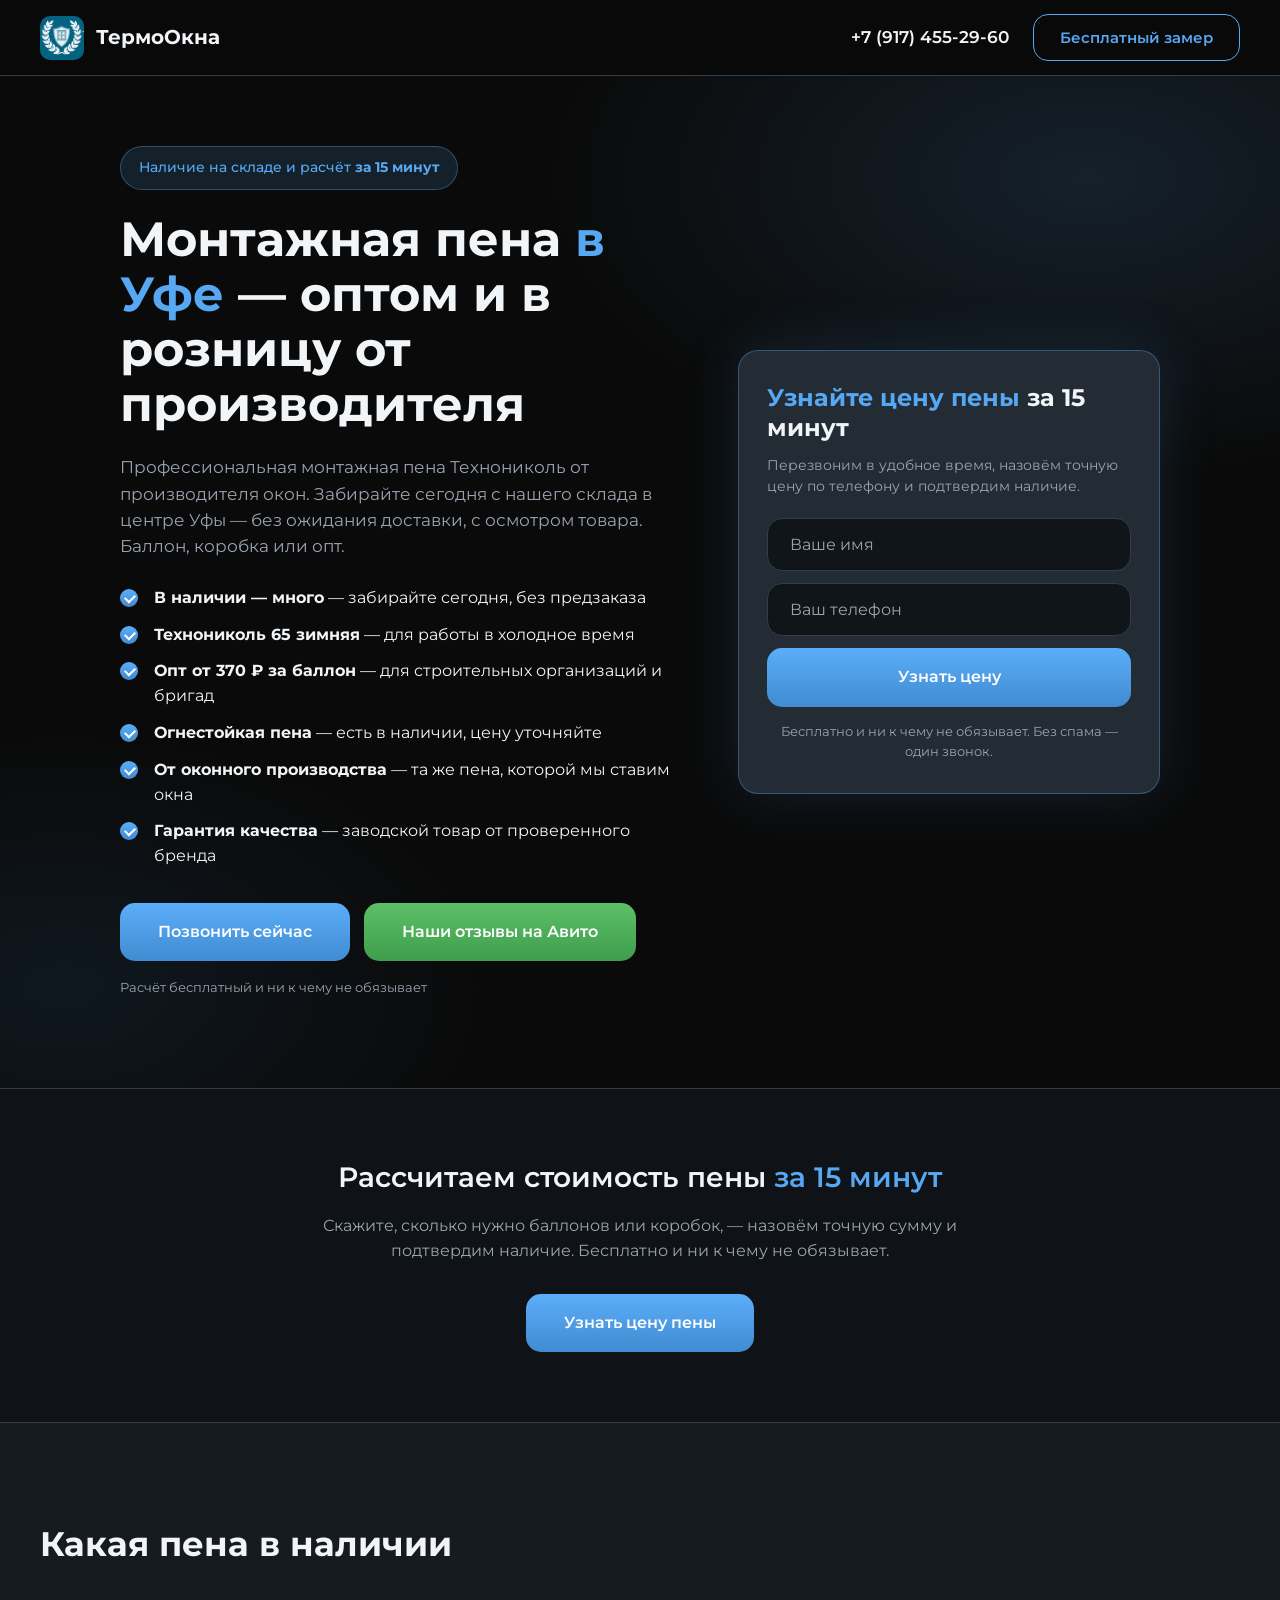
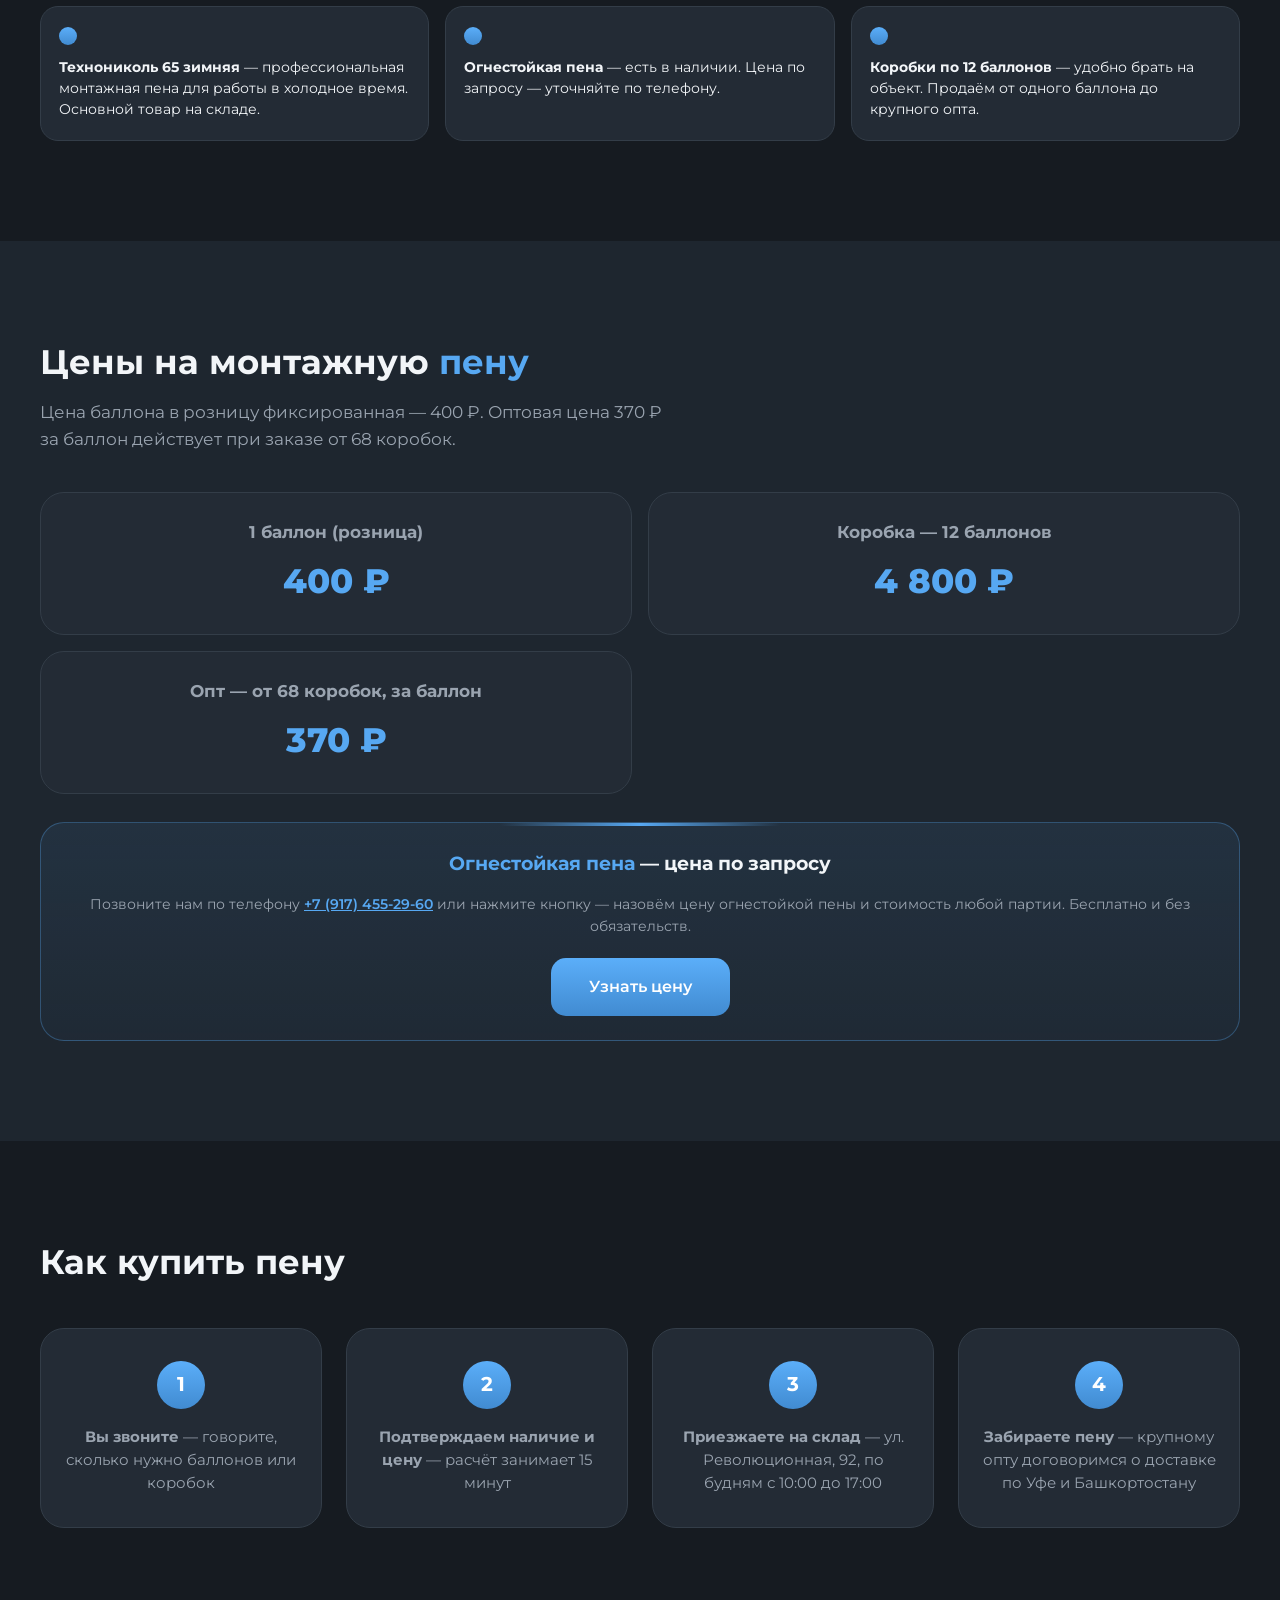
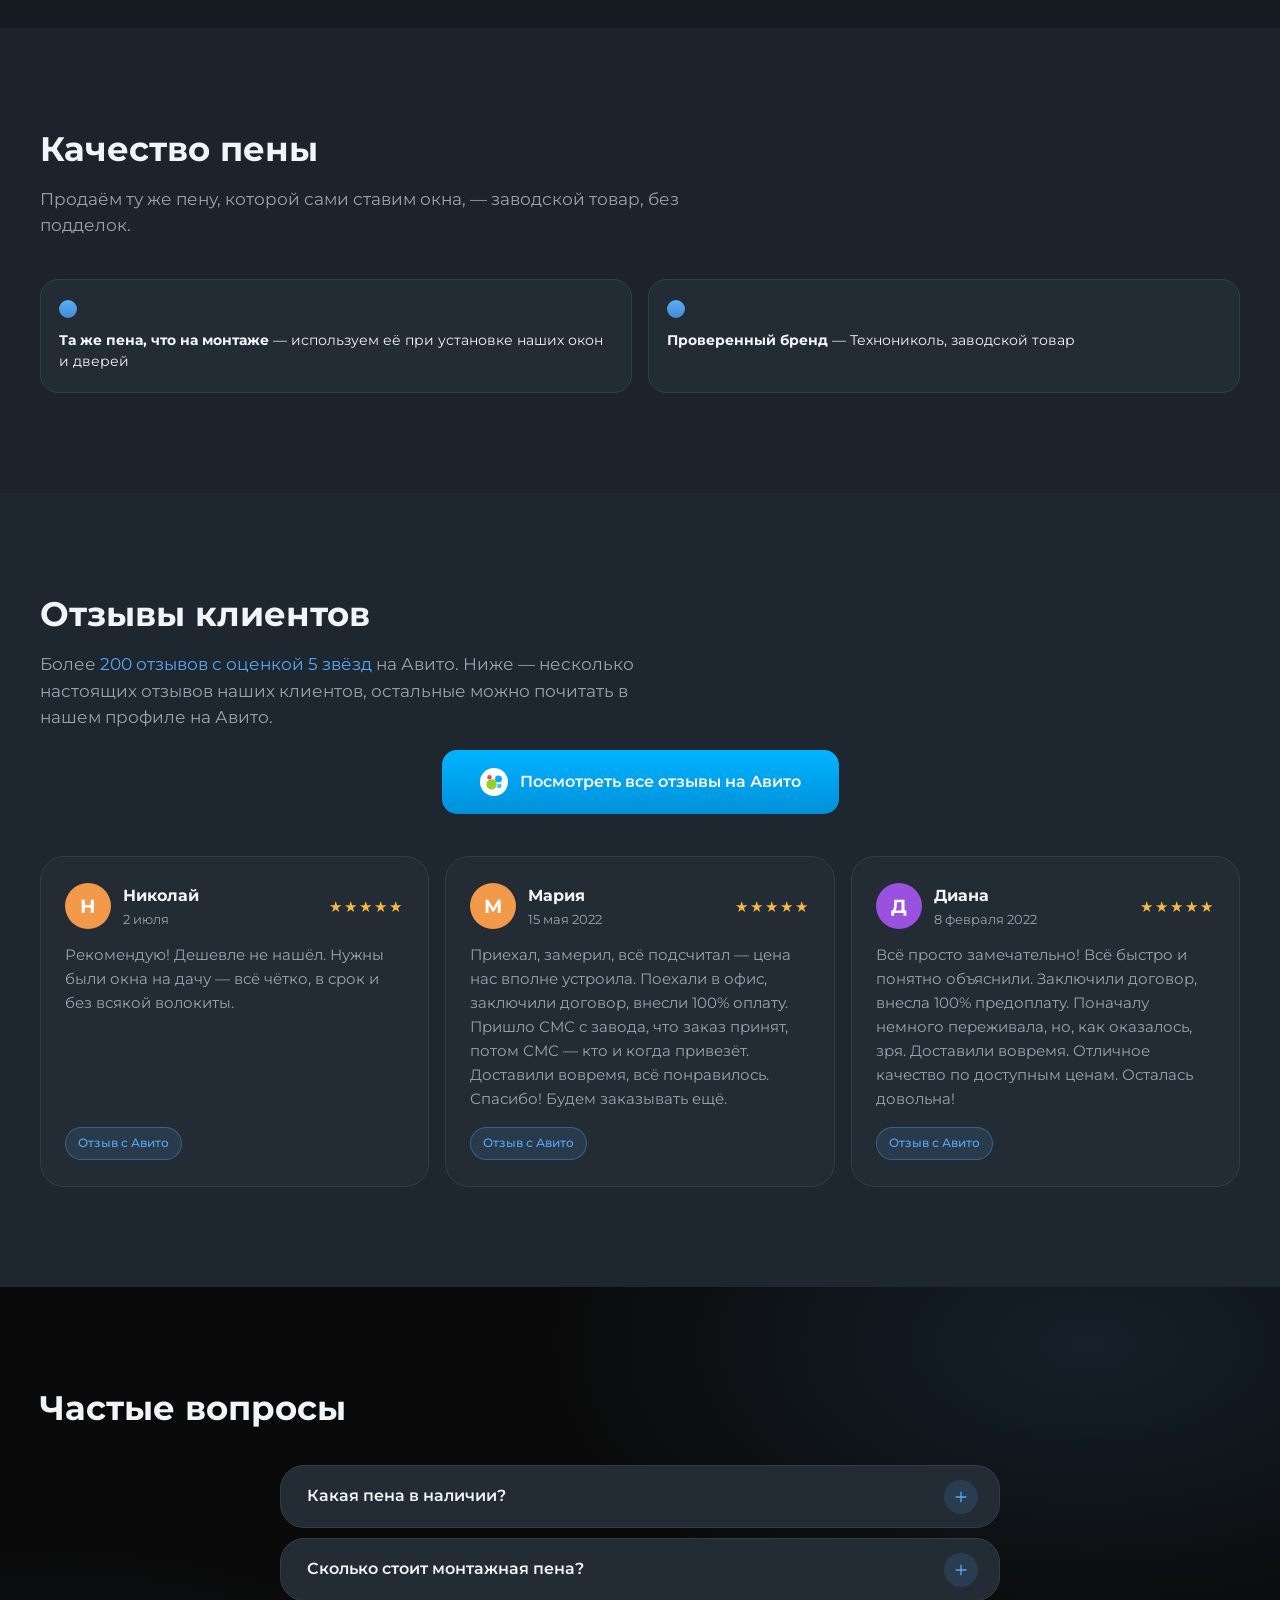
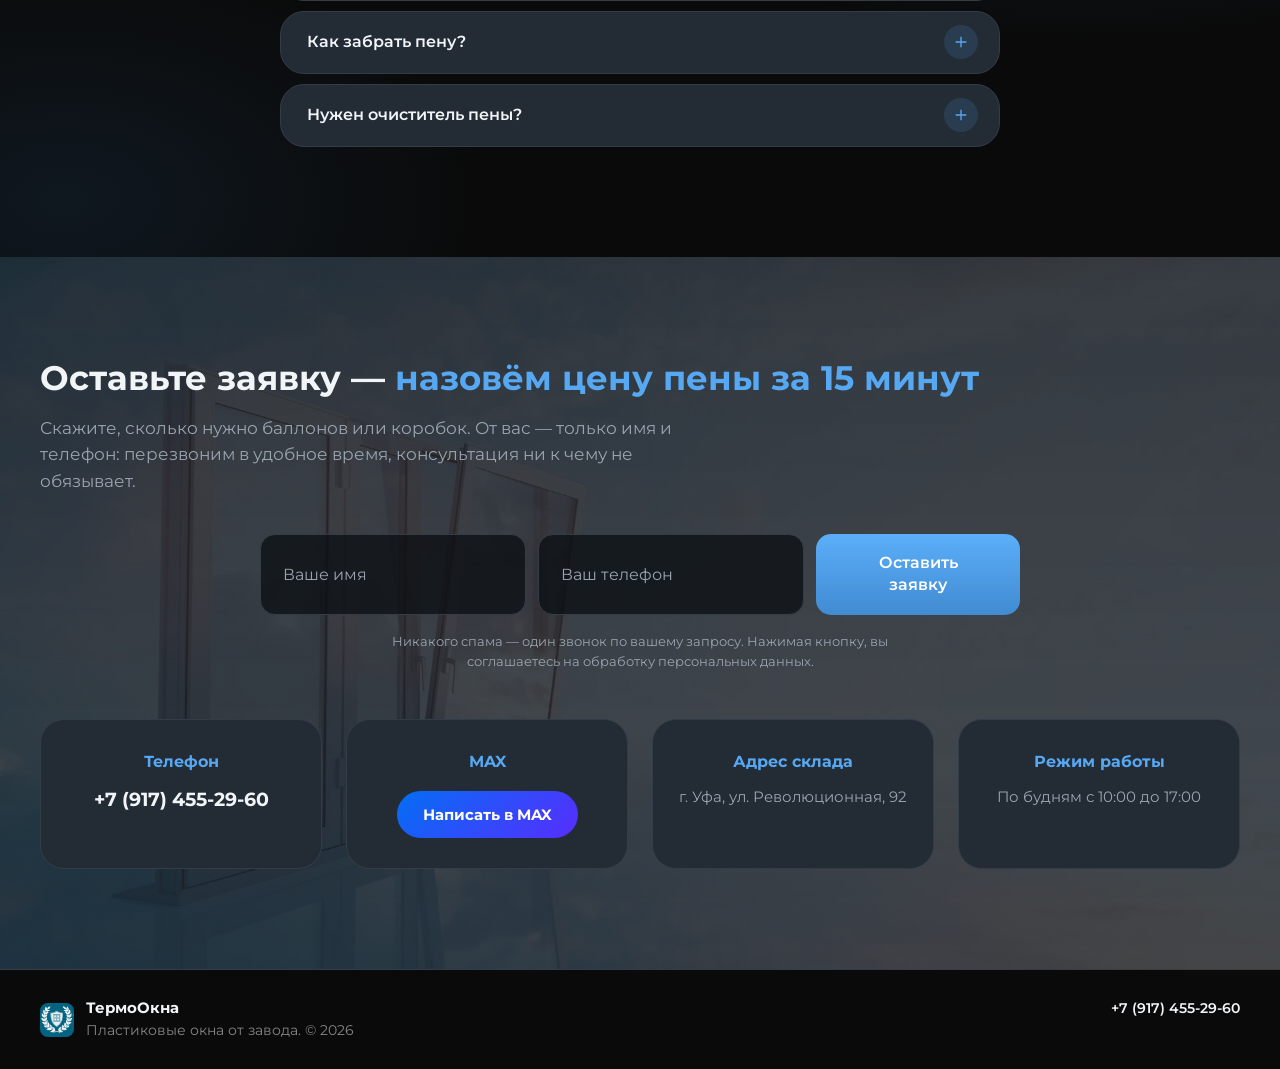
<file: montazhnaya-pena.html>
<!DOCTYPE html>
<html lang="ru">
<head>
  <meta charset="UTF-8">
  <meta name="viewport" content="width=device-width, initial-scale=1.0">
  <title>Монтажная пена в Уфе — от 370 ₽ за баллон, Технониколь 65 зимняя | ТермоОкна</title>
  <meta name="description" content="Монтажная пена в Уфе от производителя: Технониколь 65 зимняя, огнестойкая. Баллон 400 ₽, коробка 12 шт — 4 800 ₽, опт от 370 ₽ за баллон. Самовывоз сегодня с ул. Революционной, 92. Звоните: +7 (917) 455-29-60.">
  <meta property="og:type" content="website">
  <meta property="og:site_name" content="ТермоОкна">
  <meta property="og:locale" content="ru_RU">
  <meta property="og:title" content="Монтажная пена в Уфе — от 370 ₽ за баллон, оптом и в розницу">
  <meta property="og:description" content="Технониколь 65 зимняя и огнестойкая пена от производителя окон. Баллон 400 ₽, коробка 4 800 ₽, опт от 370 ₽. Самовывоз сегодня в центре Уфы.">
  <meta property="og:url" content="https://termooknaufa.ru/montazhnaya-pena.html">
  <meta property="og:image" content="https://termooknaufa.ru/assets/logo-icon.png">
  <link rel="canonical" href="https://termooknaufa.ru/montazhnaya-pena.html">
  <link rel="icon" type="image/png" href="assets/favicon.png">
  <link rel="preconnect" href="https://fonts.googleapis.com">
  <link rel="preconnect" href="https://fonts.gstatic.com" crossorigin>
  <link href="https://fonts.googleapis.com/css2?family=Montserrat:wght@400;500;600;700;800&display=swap" rel="stylesheet">
  <link rel="stylesheet" href="style.css">
  <script type="application/ld+json">
  {
    "@context": "https://schema.org",
    "@type": "Product",
    "name": "Монтажная пена Технониколь 65 зимняя",
    "description": "Профессиональная монтажная пена Технониколь 65 зимняя в Уфе. Баллон 400 ₽, коробка 12 баллонов 4 800 ₽, опт от 68 коробок — 370 ₽ за баллон. Огнестойкая пена — цена по запросу. Самовывоз со склада в центре Уфы.",
    "brand": {
      "@type": "Brand",
      "name": "Технониколь"
    },
    "offers": {
      "@type": "AggregateOffer",
      "lowPrice": "370",
      "highPrice": "4800",
      "priceCurrency": "RUB",
      "availability": "https://schema.org/InStock",
      "seller": {
        "@type": "HomeAndConstructionBusiness",
        "name": "ТермоОкна",
        "url": "https://termooknaufa.ru/",
        "telephone": "+7 (917) 455-29-60",
        "address": {
          "@type": "PostalAddress",
          "streetAddress": "ул. Революционная, 92",
          "addressLocality": "Уфа",
          "addressRegion": "Республика Башкортостан",
          "postalCode": "450078",
          "addressCountry": "RU"
        }
      }
    }
  }
  </script>
  <script type="application/ld+json">
  {
    "@context": "https://schema.org",
    "@type": "FAQPage",
    "mainEntity": [
      {
        "@type": "Question",
        "name": "Какая пена в наличии?",
        "acceptedAnswer": {
          "@type": "Answer",
          "text": "Монтажная пена Технониколь 65 зимняя, подходит для работы в холодное время. Также есть огнестойкая — её цену уточняйте по телефону."
        }
      },
      {
        "@type": "Question",
        "name": "Сколько стоит монтажная пена?",
        "acceptedAnswer": {
          "@type": "Answer",
          "text": "Один баллон — 400 ₽, цена фиксированная. Коробка из 12 баллонов — 4 800 ₽. Крупный опт — от 68 коробок — 370 ₽ за баллон."
        }
      },
      {
        "@type": "Question",
        "name": "Как забрать пену?",
        "acceptedAnswer": {
          "@type": "Answer",
          "text": "Самовывоз: Уфа, ул. Революционная, 92, по будням с 10:00 до 17:00. При крупных оптовых партиях договоримся о доставке по Уфе и Башкортостану."
        }
      },
      {
        "@type": "Question",
        "name": "Нужен очиститель пены?",
        "acceptedAnswer": {
          "@type": "Answer",
          "text": "Принимаем заявки на очиститель монтажной пены — привезём под заказ."
        }
      }
    ]
  }
  </script>
  <!-- Yandex.Metrika counter -->
  <script type="text/javascript">
    (function(m,e,t,r,i,k,a){
        m[i]=m[i]||function(){(m[i].a=m[i].a||[]).push(arguments)};
        m[i].l=1*new Date();
        for (var j = 0; j < document.scripts.length; j++) {if (document.scripts[j].src === r) { return; }}
        k=e.createElement(t),a=e.getElementsByTagName(t)[0],k.async=1,k.src=r,a.parentNode.insertBefore(k,a)
    })(window, document,'script','https://mc.yandex.ru/metrika/tag.js?id=114295345', 'ym');

    ym(114295345, 'init', {ssr:true, webvisor:true, clickmap:true, ecommerce:"dataLayer", referrer: document.referrer, url: location.href, accurateTrackBounce:true, trackLinks:true});
  </script>
  <noscript><div><img src="https://mc.yandex.ru/watch/114295345" style="position:absolute; left:-9999px;" alt="" /></div></noscript>
  <!-- /Yandex.Metrika counter -->
</head>
<body>
  <header class="header">
    <div class="container header-inner">
      <a href="index.html" class="logo">
        <img src="assets/logo-icon.png" alt="Логотип ТермоОкна" class="logo-img">
        <span class="logo-text">ТермоОкна</span>
      </a>
      <div class="header-contacts">
        <a href="tel:+79174552960" class="header-phone">+7 (917) 455-29-60</a>
        <a href="#contacts" class="btn btn-outline">Бесплатный замер</a>
      </div>
    </div>
  </header>

  <main>
    <section class="hero">
      <div class="hero-inner">
        <div class="hero-content">
          <p class="hero-badge">Наличие на складе и расчёт <b>за 15 минут</b></p>
          <h1>Монтажная пена <mark>в Уфе</mark> — оптом и в розницу от производителя</h1>
          <p class="hero-sub">Профессиональная монтажная пена Технониколь от производителя окон. Забирайте сегодня с нашего склада в центре Уфы — без ожидания доставки, с осмотром товара. Баллон, коробка или опт.</p>
          <ul class="hero-list">
            <li><b>В наличии — много</b> — забирайте сегодня, без предзаказа</li>
            <li><b>Технониколь 65 зимняя</b> — для работы в холодное время</li>
            <li><b>Опт от 370 ₽ за баллон</b> — для строительных организаций и бригад</li>
            <li><b>Огнестойкая пена</b> — есть в наличии, цену уточняйте</li>
            <li><b>От оконного производства</b> — та же пена, которой мы ставим окна</li>
            <li><b>Гарантия качества</b> — заводской товар от проверенного бренда</li>
          </ul>
          <div class="hero-actions">
            <button type="button" class="btn" data-call-modal>Позвонить сейчас</button>
            <a href="#reviews" class="btn btn-reviews">Наши отзывы на Авито</a>
          </div>
          <p class="hero-note">Расчёт бесплатный и ни к чему не обязывает</p>
        </div>
        <div class="hero-media">
          <div class="hero-form-card">
            <h2 class="hero-form-title"><mark>Узнайте цену пены</mark> за 15 минут</h2>
            <p class="hero-form-sub">Перезвоним в удобное время, назовём точную цену по телефону и подтвердим наличие.</p>
            <form class="lead-form hero-form" action="https://formspree.io/f/meagedaj" method="POST">
              <input type="text" name="name" placeholder="Ваше имя" autocomplete="name" required>
              <input type="tel" name="phone" placeholder="Ваш телефон" autocomplete="tel" required>
              <input type="text" name="_gotcha" tabindex="-1" autocomplete="off" hidden>
              <button type="submit" class="btn">Узнать цену</button>
            </form>
            <p class="lead-status" hidden></p>
            <p class="hero-form-note">Бесплатно и ни к чему не обязывает. Без спама — один звонок.</p>
          </div>
        </div>
      </div>
    </section>

    <section class="band">
      <div class="container">
        <h2>Рассчитаем стоимость пены <mark>за 15 минут</mark></h2>
        <p class="band-sub">Скажите, сколько нужно баллонов или коробок, — назовём точную сумму и подтвердим наличие. Бесплатно и ни к чему не обязывает.</p>
        <button type="button" class="btn" data-call-modal>Узнать цену пены</button>
      </div>
    </section>

    <section class="section" id="product">
      <div class="container">
        <h2>Какая пена в наличии</h2>
        <div class="benefits benefits-three">
          <div class="benefit">
            <span class="benefit-icon"></span>
            <h3><b>Технониколь 65 зимняя</b> — профессиональная монтажная пена для работы в холодное время. Основной товар на складе.</h3>
          </div>
          <div class="benefit">
            <span class="benefit-icon"></span>
            <h3><b>Огнестойкая пена</b> — есть в наличии. Цена по запросу — уточняйте по телефону.</h3>
          </div>
          <div class="benefit">
            <span class="benefit-icon"></span>
            <h3><b>Коробки по 12 баллонов</b> — удобно брать на объект. Продаём от одного баллона до крупного опта.</h3>
          </div>
        </div>
      </div>
    </section>

    <section class="section section-tint" id="price">
      <div class="container">
        <h2>Цены на монтажную <mark>пену</mark></h2>
        <p class="section-desc">Цена баллона в розницу фиксированная — 400 ₽. Оптовая цена 370 ₽ за баллон действует при заказе от 68 коробок.</p>
        <div class="price-cards price-cards-three">
          <div class="price-card">
            <h3>1 баллон (розница)</h3>
            <p class="price-value">400 ₽</p>
          </div>
          <div class="price-card">
            <h3>Коробка — 12 баллонов</h3>
            <p class="price-value">4 800 ₽</p>
          </div>
          <div class="price-card">
            <h3>Опт — от 68 коробок, за баллон</h3>
            <p class="price-value">370 ₽</p>
          </div>
        </div>
        <div class="delivery">
          <h3><mark>Огнестойкая пена</mark> — цена по запросу</h3>
          <p class="delivery-note">Позвоните нам по телефону <a href="tel:+79174552960">+7 (917) 455-29-60</a> или нажмите кнопку — назовём цену огнестойкой пены и стоимость любой партии. Бесплатно и без обязательств.</p>
          <button type="button" class="btn" data-call-modal>Узнать цену</button>
        </div>
      </div>
    </section>

    <section class="section" id="steps">
      <div class="container">
        <h2>Как купить пену</h2>
        <div class="steps">
          <div class="step"><span class="step-num">1</span><p><b>Вы звоните</b> — говорите, сколько нужно баллонов или коробок</p></div>
          <div class="step"><span class="step-num">2</span><p><b>Подтверждаем наличие и цену</b> — расчёт занимает 15 минут</p></div>
          <div class="step"><span class="step-num">3</span><p><b>Приезжаете на склад</b> — ул. Революционная, 92, по будням с 10:00 до 17:00</p></div>
          <div class="step"><span class="step-num">4</span><p><b>Забираете пену</b> — крупному опту договоримся о доставке по Уфе и Башкортостану</p></div>
        </div>
      </div>
    </section>

    <section class="section section-alt" id="quality">
      <div class="container">
        <h2>Качество пены</h2>
        <p class="section-desc">Продаём ту же пену, которой сами ставим окна, — заводской товар, без подделок.</p>
        <div class="benefits benefits-two">
          <div class="benefit">
            <span class="benefit-icon"></span>
            <h3><b>Та же пена, что на монтаже</b> — используем её при установке наших окон и дверей</h3>
          </div>
          <div class="benefit">
            <span class="benefit-icon"></span>
            <h3><b>Проверенный бренд</b> — Технониколь, заводской товар</h3>
          </div>
        </div>
      </div>
    </section>

    <section class="section section-tint" id="reviews">
      <div class="container">
        <h2>Отзывы клиентов</h2>
        <p class="section-desc">Более <mark>200 отзывов с оценкой 5 звёзд</mark> на Авито. Ниже — несколько настоящих отзывов наших клиентов, остальные можно почитать в нашем профиле на Авито.</p>
        <div class="reviews-cta">
          <a href="https://www.avito.ru/brands/remont_ufa/all/remont_i_stroitelstvo?iid=3870014080&amp;src=search_seller_info&amp;sellerId=198b5db217d357857bb0ad25b75abda2" target="_blank" rel="noopener" class="btn btn-avito">
            <span class="avito-badge" aria-hidden="true">
              <svg viewBox="0 0 26 24" xmlns="http://www.w3.org/2000/svg">
                <circle cx="6.5" cy="4.5" r="3.2" fill="#ff4053"></circle>
                <circle cx="9.5" cy="14.5" r="7.5" fill="#97cf26"></circle>
                <circle cx="19.5" cy="7" r="5" fill="#0aa9ff"></circle>
                <circle cx="20.5" cy="17" r="3.2" fill="#33c2ff"></circle>
              </svg>
            </span>
            Посмотреть все отзывы на Авито
          </a>
        </div>
        <div class="reviews-grid">
          <article class="review-card">
            <div class="review-top">
              <span class="review-avatar" style="background: #f2994a">Н</span>
              <span class="review-author">
                <span class="review-name">Николай</span>
                <span class="review-date">2 июля</span>
              </span>
              <span class="review-stars" aria-label="Оценка 5 из 5">★★★★★</span>
            </div>
            <p class="review-text">Рекомендую! Дешевле не нашёл. Нужны были окна на дачу — всё чётко, в срок и без всякой волокиты.</p>
            <span class="review-source">Отзыв с Авито</span>
          </article>
          <article class="review-card">
            <div class="review-top">
              <span class="review-avatar" style="background: #f2994a">М</span>
              <span class="review-author">
                <span class="review-name">Мария</span>
                <span class="review-date">15 мая 2022</span>
              </span>
              <span class="review-stars" aria-label="Оценка 5 из 5">★★★★★</span>
            </div>
            <p class="review-text">Приехал, замерил, всё подсчитал — цена нас вполне устроила. Поехали в офис, заключили договор, внесли 100% оплату. Пришло СМС с завода, что заказ принят, потом СМС — кто и когда привезёт. Доставили вовремя, всё понравилось. Спасибо! Будем заказывать ещё.</p>
            <span class="review-source">Отзыв с Авито</span>
          </article>
          <article class="review-card">
            <div class="review-top">
              <span class="review-avatar" style="background: #9b51e0">Д</span>
              <span class="review-author">
                <span class="review-name">Диана</span>
                <span class="review-date">8 февраля 2022</span>
              </span>
              <span class="review-stars" aria-label="Оценка 5 из 5">★★★★★</span>
            </div>
            <p class="review-text">Всё просто замечательно! Всё быстро и понятно объяснили. Заключили договор, внесла 100% предоплату. Поначалу немного переживала, но, как оказалось, зря. Доставили вовремя. Отличное качество по доступным ценам. Осталась довольна!</p>
            <span class="review-source">Отзыв с Авито</span>
          </article>
        </div>
      </div>
    </section>

    <section class="section" id="faq">
      <div class="container">
        <h2>Частые вопросы</h2>
        <div class="faq">
          <details class="faq-item">
            <summary>Какая пена в наличии?</summary>
            <p>Монтажная пена Технониколь 65 зимняя, подходит для работы в холодное время. Также есть огнестойкая — её цену уточняйте по телефону.</p>
          </details>
          <details class="faq-item">
            <summary>Сколько стоит монтажная пена?</summary>
            <p>Один баллон — <b>400 ₽</b>, цена фиксированная. Коробка из 12 баллонов — <b>4 800 ₽</b>. Крупный опт — от 68 коробок — <b>370 ₽ за баллон</b>.</p>
          </details>
          <details class="faq-item">
            <summary>Как забрать пену?</summary>
            <p>Самовывоз: Уфа, ул. Революционная, 92, по будням с 10:00 до 17:00. При крупных оптовых партиях договоримся о доставке по Уфе и Башкортостану.</p>
          </details>
          <details class="faq-item">
            <summary>Нужен очиститель пены?</summary>
            <p>Принимаем заявки на очиститель монтажной пены — привезём под заказ.</p>
          </details>
        </div>
      </div>
    </section>

    <section class="section section-alt" id="contacts">
      <div class="container">
        <h2>Оставьте заявку — <mark>назовём цену пены за 15 минут</mark></h2>
        <p class="section-desc">Скажите, сколько нужно баллонов или коробок. От вас — только имя и телефон: перезвоним в удобное время, консультация ни к чему не обязывает.</p>
        <form class="lead-form" id="lead-form" action="https://formspree.io/f/meagedaj" method="POST">
          <input type="text" name="name" placeholder="Ваше имя" autocomplete="name" required>
          <input type="tel" name="phone" placeholder="Ваш телефон" autocomplete="tel" required>
          <input type="text" name="_gotcha" tabindex="-1" autocomplete="off" hidden>
          <button type="submit" class="btn">Оставить заявку</button>
        </form>
        <p class="lead-status" id="lead-status" hidden></p>
        <p class="lead-note">Никакого спама — один звонок по вашему запросу. Нажимая кнопку, вы соглашаетесь на обработку персональных данных.</p>
        <div class="contacts-grid contacts-4">
          <div class="contact-card">
            <h3><b>Телефон</b></h3>
            <a href="tel:+79174552960" class="contact-link">+7 (917) 455-29-60</a>
          </div>
          <div class="contact-card">
            <h3><b>MAX</b></h3>
            <a href="https://max.ru/u/f9LHodD0cOJNdT5oKuo22Lu_w0izocGYDQcTboKajfzcwL0R4Vyu-ZiBORg" target="_blank" rel="noopener" class="contact-link contact-link-max">Написать в MAX</a>
          </div>
          <div class="contact-card">
            <h3><b>Адрес склада</b></h3>
            <p>г. Уфа, ул. Революционная, 92</p>
          </div>
          <div class="contact-card">
            <h3><b>Режим работы</b></h3>
            <p>По будням с 10:00 до 17:00</p>
          </div>
        </div>
      </div>
    </section>
  </main>

  <div class="call-modal" id="call-modal" hidden>
    <div class="call-modal-card">
      <button type="button" class="call-modal-close" id="call-modal-close" aria-label="Закрыть">&#10005;</button>
      <span class="call-modal-icon" aria-hidden="true">
        <svg viewBox="0 0 24 24" width="26" height="26" fill="none" stroke="currentColor" stroke-width="2" stroke-linecap="round" stroke-linejoin="round"><path d="M22 16.92v3a2 2 0 0 1-2.18 2 19.79 19.79 0 0 1-8.63-3.07 19.5 19.5 0 0 1-6-6 19.79 19.79 0 0 1-3.07-8.67A2 2 0 0 1 4.11 2h3a2 2 0 0 1 2 1.72c.127.96.361 1.903.7 2.81a2 2 0 0 1-.45 2.11L8.09 9.91a16 16 0 0 0 6 6l1.27-1.27a2 2 0 0 1 2.11-.45c.907.339 1.85.573 2.81.7A2 2 0 0 1 22 16.92z"/></svg>
      </span>
      <h3>Позвоните — и узнайте цену <mark>за 15 минут</mark></h3>
      <p class="call-modal-text">Назовите, сколько нужно баллонов или коробок, — мы сразу назовём точную стоимость монтажной пены, без наценок и обязательств. Подтвердим наличие и запишем на самовывоз.</p>
      <a href="tel:+79174552960" class="btn call-modal-phone">+7 (917) 455-29-60</a>
      <p class="call-modal-note">Работаем по будням с 10:00 до 17:00. Удобнее написать? <a href="https://max.ru/u/f9LHodD0cOJNdT5oKuo22Lu_w0izocGYDQcTboKajfzcwL0R4Vyu-ZiBORg" target="_blank" rel="noopener" class="call-modal-link">Напишите нам в MAX</a> или <a href="#contacts" class="call-modal-link">оставьте заявку на сайте</a> — мы перезвоним сами.</p>
    </div>
  </div>

  <footer class="footer">
    <div class="container footer-inner">
      <div class="footer-brand">
        <img src="assets/logo-icon.png" alt="Логотип ТермоОкна" class="footer-logo" loading="lazy">
        <div class="footer-brand-text">
          <p class="footer-name">ТермоОкна</p>
          <p>Пластиковые окна от завода. © 2026</p>
        </div>
      </div>
      <a href="tel:+79174552960">+7 (917) 455-29-60</a>
    </div>
  </footer>

  <script>
    var forms = document.querySelectorAll('.lead-form');

    for (var i = 0; i < forms.length; i++) {
      attachLeadForm(forms[i]);
    }

    function attachLeadForm(form) {
      form.addEventListener('submit', function (e) {
        e.preventDefault();
        var button = form.querySelector('button');
        var status = form.nextElementSibling;
        button.disabled = true;
        button.textContent = 'Отправляем...';
        if (status) status.hidden = true;

        fetch('https://formspree.io/f/meagedaj', {
          method: 'POST',
          body: new FormData(form),
          headers: { 'Accept': 'application/json' }
        })
          .then(function (response) {
            if (response.ok) {
              form.reset();
              if (status) {
                status.textContent = 'Заявка отправлена! Мы перезвоним вам в ближайшее время.';
                status.classList.remove('lead-status-error');
                status.hidden = false;
              }
            } else {
              throw new Error('send failed');
            }
          })
          .catch(function () {
            if (status) {
              status.textContent = 'Не удалось отправить заявку. Позвоните нам: +7 (917) 455-29-60';
              status.classList.add('lead-status-error');
              status.hidden = false;
            }
          })
          .finally(function () {
            button.disabled = false;
            button.textContent = form.classList.contains('hero-form') ? 'Узнать цену' : 'Оставить заявку';
          });
      });
    }

    var callModal = document.getElementById('call-modal');
    var callButtons = document.querySelectorAll('[data-call-modal]');

    function closeCallModal() {
      callModal.hidden = true;
      document.body.style.overflow = '';
    }

    for (var j = 0; j < callButtons.length; j++) {
      callButtons[j].addEventListener('click', function () {
        callModal.hidden = false;
        document.body.style.overflow = 'hidden';
      });
    }

    document.getElementById('call-modal-close').addEventListener('click', closeCallModal);

    callModal.addEventListener('click', function (e) {
      if (e.target === callModal || e.target.closest('a')) closeCallModal();
    });

    document.addEventListener('keydown', function (e) {
      if (e.key === 'Escape' && !callModal.hidden) {
        closeCallModal();
      }
    });
  </script>
</body>
</html>
</file>
<file: style.css>
:root {
  --blue: #57a8f2;
  --blue-dark: #3c91de;
  --blue-deep: #327cc1;
  --grad: linear-gradient(180deg, #5baef9 0%, #418bd1 100%);
  --bg-dark: #0a0a0a;
  --bg-dark-alt: #0f1216;
  --bg: #161b21;
  --bg-alt: #1c232b;
  --bg-tint: #1e262f;
  --card: #232b35;
  --border: #333d48;
  --text: #f2f5f8;
  --text-muted: #9aa4b0;
  --radius-btn: 15px;
  --radius-card: 24px;
}

* {
  margin: 0;
  padding: 0;
  box-sizing: border-box;
}

body {
  font-family: "Montserrat", Arial, sans-serif;
  color: var(--text);
  background: var(--bg-dark);
  font-size: 16px;
  line-height: 1.55;
  overflow-x: hidden;
}

.container {
  max-width: 1240px;
  margin: 0 auto;
  padding: 0 20px;
}

mark {
  background: none;
  color: var(--blue);
  padding: 0;
}

b,
strong {
  font-weight: 700;
}

.header {
  background: rgba(10, 10, 10, 0.85);
  border-bottom: 1px solid var(--border);
  padding: 14px 0;
}

.header-inner {
  display: flex;
  align-items: center;
  justify-content: space-between;
  gap: 24px;
  flex-wrap: wrap;
}

.logo {
  display: flex;
  align-items: center;
  gap: 12px;
  text-decoration: none;
  color: var(--text);
  font-weight: 700;
  font-size: 20px;
  white-space: nowrap;
}

.logo-img {
  width: 44px;
  height: 44px;
  object-fit: cover;
  border-radius: 10px;
}

.header-contacts {
  margin-left: auto;
  display: flex;
  align-items: center;
  gap: 24px;
  flex-wrap: wrap;
}

.header-phone {
  font-size: 17px;
  font-weight: 600;
  color: var(--text);
  text-decoration: none;
  white-space: nowrap;
}

.header-phone:hover {
  color: var(--blue);
}

.btn {
  display: inline-block;
  padding: 18px 38px;
  background: var(--grad);
  color: #fff;
  font-family: inherit;
  font-size: 16px;
  font-weight: 600;
  text-decoration: none;
  border: none;
  border-radius: var(--radius-btn);
  cursor: pointer;
  transition: filter 0.2s, transform 0.2s;
  line-height: 1.4;
  text-align: center;
}

.btn:hover {
  filter: brightness(1.08);
  transform: translateY(-1px);
}

.btn-outline {
  background: transparent;
  color: var(--blue);
  border: 1px solid var(--blue);
  padding: 12px 26px;
  font-size: 15px;
}

.btn-outline:hover {
  background: rgba(87, 168, 242, 0.12);
  filter: none;
  transform: none;
}

.btn-reviews {
  background: linear-gradient(180deg, #5cc067 0%, #3f9d4c 100%);
}

.hero {
  background:
    radial-gradient(900px 500px at 85% 10%, rgba(87, 168, 242, 0.14), transparent 60%),
    radial-gradient(700px 420px at 5% 90%, rgba(60, 145, 222, 0.1), transparent 60%),
    var(--bg-dark);
  padding: 70px 0 90px;
  border-bottom: 1px solid var(--border);
}

.hero-inner {
  display: grid;
  grid-template-columns: 1.15fr 0.85fr;
  gap: 48px;
  align-items: center;
  max-width: 1040px;
  margin: 0 auto;
}

.hero-content {
  min-width: 0;
}

.hero-badge {
  display: inline-block;
  background: rgba(87, 168, 242, 0.14);
  border: 1px solid rgba(87, 168, 242, 0.35);
  color: var(--blue);
  font-size: 14px;
  font-weight: 500;
  padding: 10px 18px;
  border-radius: 30px;
  margin-bottom: 22px;
}

.hero h1 {
  font-size: 48px;
  line-height: 1.15;
  font-weight: 700;
  overflow-wrap: break-word;
}

.hero-sub {
  max-width: 560px;
  margin: 22px 0 26px;
  font-size: 17px;
  color: var(--text-muted);
}

.hero-list {
  list-style: none;
  margin: 0 0 34px;
}

.hero-list li {
  position: relative;
  padding-left: 34px;
  font-size: 16px;
  margin: 12px 0;
}

.hero-list li::before {
  content: "";
  position: absolute;
  left: 0;
  top: 3px;
  width: 18px;
  height: 18px;
  border-radius: 50%;
  background: var(--grad);
}

.hero-list li::after {
  content: "";
  position: absolute;
  left: 5px;
  top: 8px;
  width: 8px;
  height: 5px;
  border-left: 2px solid #fff;
  border-bottom: 2px solid #fff;
  transform: rotate(-45deg);
}

.hero-actions {
  display: flex;
  gap: 14px;
  flex-wrap: wrap;
}

.hero-note {
  margin-top: 16px;
  font-size: 13px;
  color: var(--text-muted);
}

.hero-media {
  position: relative;
  min-width: 0;
}

.hero-form-card {
  background: var(--card);
  border: 1px solid rgba(87, 168, 242, 0.35);
  border-radius: 20px;
  padding: 32px 28px;
  box-shadow: 0 0 60px rgba(87, 168, 242, 0.15);
}

.hero-form-title {
  font-size: 24px;
  line-height: 1.25;
  font-weight: 700;
  overflow-wrap: break-word;
}

.hero-form-sub {
  margin: 12px 0 20px;
  font-size: 14px;
  color: var(--text-muted);
}

.lead-form.hero-form {
  grid-template-columns: 1fr;
  max-width: none;
  margin: 0;
}

.hero-form .btn {
  width: 100%;
}

.hero-form-note {
  margin-top: 14px;
  font-size: 13px;
  text-align: center;
  color: var(--text-muted);
}

.band {
  background: var(--bg-dark-alt);
  padding: 70px 0;
  text-align: center;
  border-bottom: 1px solid var(--border);
}

.band h2 {
  max-width: 860px;
  margin: 0 auto 18px;
  font-size: 28px;
  line-height: 1.35;
  font-weight: 600;
  color: var(--text);
}

.band-sub {
  max-width: 640px;
  margin: 0 auto 30px;
  font-size: 16px;
  line-height: 1.55;
  color: var(--text-muted);
  overflow-wrap: break-word;
}

.section {
  padding: 100px 0;
  background: var(--bg);
}

h2 {
  font-size: 34px;
  line-height: 1.25;
  font-weight: 700;
}

.section-desc {
  max-width: 640px;
  margin: 16px 0 40px;
  font-size: 17px;
  color: var(--text-muted);
}

.section-alt {
  background: var(--bg-alt);
}

.section-alt#contacts {
  background:
    linear-gradient(180deg, rgba(28, 35, 43, 0.88) 0%, rgba(28, 35, 43, 0.82) 100%),
    url("assets/contacts-bg.webp") center / cover no-repeat;
}

.section-alt#products,
.section#faq {
  background:
    radial-gradient(900px 500px at 85% 10%, rgba(87, 168, 242, 0.14), transparent 60%),
    radial-gradient(700px 420px at 5% 90%, rgba(60, 145, 222, 0.1), transparent 60%),
    var(--bg-dark);
}

.section-tint {
  background: var(--bg-tint);
}

.works-slider-wrap {
  display: flex;
  align-items: center;
  gap: 14px;
}

.works-slider {
  display: grid;
  grid-auto-flow: column;
  grid-auto-columns: calc((100% - 32px) / 3);
  gap: 16px;
  overflow-x: auto;
  scroll-snap-type: x mandatory;
  scroll-behavior: smooth;
  scrollbar-width: none;
  min-width: 0;
}

.works-slider::-webkit-scrollbar {
  display: none;
}

.works-img {
  display: block;
  width: 100%;
  height: 320px;
  object-fit: cover;
  border-radius: var(--radius-card);
  border: 1px solid var(--border);
  scroll-snap-align: start;
  cursor: zoom-in;
  transition: transform 0.2s;
}

.works-img:hover {
  transform: translateY(-4px);
}

.works-arrow {
  flex-shrink: 0;
  width: 46px;
  height: 46px;
  border-radius: 50%;
  background: rgba(87, 168, 242, 0.12);
  border: 1px solid rgba(87, 168, 242, 0.4);
  color: var(--blue);
  font-size: 20px;
  line-height: 1;
  cursor: pointer;
  transition: background 0.2s;
}

.works-arrow:hover {
  background: rgba(87, 168, 242, 0.28);
}

.reviews-slider-wrap {
  display: flex;
  align-items: center;
  gap: 14px;
}

.reviews-slider {
  display: grid;
  grid-auto-flow: column;
  grid-auto-columns: calc((100% - 32px) / 3);
  gap: 16px;
  overflow-x: auto;
  scroll-snap-type: x mandatory;
  scroll-behavior: smooth;
  scrollbar-width: none;
  min-width: 0;
}

.reviews-slider::-webkit-scrollbar {
  display: none;
}

.review-card {
  display: flex;
  flex-direction: column;
  background: var(--card);
  border: 1px solid var(--border);
  border-radius: var(--radius-card);
  padding: 26px 24px;
  scroll-snap-align: start;
  min-width: 0;
}

.review-top {
  display: flex;
  align-items: center;
  gap: 12px;
  margin-bottom: 14px;
}

.review-avatar {
  flex-shrink: 0;
  display: flex;
  align-items: center;
  justify-content: center;
  width: 46px;
  height: 46px;
  border-radius: 50%;
  color: #fff;
  font-weight: 700;
  font-size: 19px;
}

.review-author {
  display: flex;
  flex-direction: column;
  min-width: 0;
}

.review-name {
  font-weight: 700;
  font-size: 16px;
  overflow-wrap: break-word;
}

.review-date {
  font-size: 13px;
  color: var(--text-muted);
}

.review-stars {
  margin-left: auto;
  color: #f5b942;
  font-size: 15px;
  letter-spacing: 2px;
  white-space: nowrap;
}

.review-text {
  flex-grow: 1;
  color: var(--text-muted);
  font-size: 15px;
  line-height: 1.6;
}

.review-source {
  align-self: flex-start;
  margin-top: 16px;
  padding: 6px 12px;
  border-radius: 20px;
  background: rgba(87, 168, 242, 0.12);
  border: 1px solid rgba(87, 168, 242, 0.35);
  color: var(--blue);
  font-size: 12px;
  font-weight: 500;
}

.reviews-cta {
  display: flex;
  justify-content: center;
  margin: -20px 0 42px;
}

.btn-avito {
  display: inline-flex;
  align-items: center;
  gap: 12px;
  background: linear-gradient(180deg, #00b4ff 0%, #0090da 100%);
}

.avito-badge {
  flex-shrink: 0;
  display: inline-flex;
  align-items: center;
  justify-content: center;
  width: 28px;
  height: 28px;
  border-radius: 50%;
  background: #fff;
}

.avito-badge svg {
  width: 18px;
  height: 17px;
}

.reviews-grid {
  display: grid;
  grid-template-columns: repeat(3, 1fr);
  gap: 16px;
}

.lightbox {
  position: fixed;
  inset: 0;
  z-index: 1000;
  display: flex;
  align-items: center;
  justify-content: center;
  padding: 24px;
  background: rgba(4, 6, 9, 0.92);
  cursor: zoom-out;
}

.lightbox[hidden] {
  display: none;
}

.lightbox img {
  max-width: 100%;
  max-height: 92vh;
  border-radius: var(--radius-card);
}

.call-modal {
  position: fixed;
  inset: 0;
  z-index: 1100;
  display: flex;
  align-items: center;
  justify-content: center;
  padding: 24px;
  background: rgba(4, 6, 9, 0.92);
}

.call-modal[hidden] {
  display: none;
}

.call-modal-card {
  position: relative;
  width: 100%;
  max-width: 440px;
  background: var(--card);
  border: 1px solid rgba(87, 168, 242, 0.4);
  border-radius: var(--radius-card);
  padding: 36px 32px 28px;
  text-align: center;
}

.call-modal-close {
  position: absolute;
  top: 14px;
  right: 14px;
  width: 34px;
  height: 34px;
  border-radius: 50%;
  border: 1px solid var(--border);
  background: transparent;
  color: var(--text-muted);
  font-size: 15px;
  cursor: pointer;
  transition: color 0.2s, border-color 0.2s;
}

.call-modal-close:hover {
  color: var(--text);
  border-color: rgba(87, 168, 242, 0.5);
}

.call-modal-icon {
  display: inline-flex;
  align-items: center;
  justify-content: center;
  width: 56px;
  height: 56px;
  border-radius: 50%;
  background: var(--grad);
  color: #fff;
  margin-bottom: 16px;
}

.call-modal-card h3 {
  font-size: 20px;
  line-height: 1.35;
  overflow-wrap: break-word;
}

.call-modal-text {
  margin-top: 12px;
  color: var(--text-muted);
  font-size: 15px;
  line-height: 1.6;
}

.call-modal-phone {
  margin-top: 20px;
  font-size: 19px;
  width: 100%;
  padding: 14px 20px;
}

.call-modal-note {
  margin-top: 14px;
  color: var(--text-muted);
  font-size: 13px;
  line-height: 1.55;
}

.call-modal-note a {
  color: var(--blue);
  font-weight: 600;
}

.placeholder-media {
  display: flex;
  align-items: center;
  justify-content: center;
  background: linear-gradient(135deg, #1a222b, #10161d);
  border: 1px dashed var(--border);
  color: #5a6673;
  font-size: 14px;
  border-radius: var(--radius-card);
}

.cards {
  display: grid;
  grid-template-columns: repeat(3, 1fr);
  gap: 16px;
  margin-top: 36px;
}

.card {
  display: flex;
  align-items: flex-start;
  gap: 14px;
  background: var(--card);
  border: 1px solid var(--border);
  border-radius: 18px;
  padding: 16px;
  transition: transform 0.2s, border-color 0.2s;
}

.card:hover {
  transform: translateY(-4px);
  border-color: rgba(87, 168, 242, 0.5);
}

.card-media {
  display: block;
  flex-shrink: 0;
  width: 96px;
  height: 96px;
  object-fit: cover;
  border-radius: 12px;
}

.card h3 {
  font-size: 16px;
  font-weight: 700;
  margin: 2px 0 6px;
}

.card p {
  margin: 0;
  color: var(--text-muted);
  font-size: 13.5px;
  line-height: 1.55;
}

.card-link {
  display: inline-block;
  margin-top: 8px;
  color: var(--blue);
  font-size: 13px;
  font-weight: 600;
  text-decoration: none;
}

.card-link:hover {
  text-decoration: underline;
}

.benefits-top {
  display: grid;
  grid-template-columns: minmax(0, 1fr) 400px;
  gap: 48px;
  align-items: start;
}

.benefits-text {
  min-width: 0;
  background: linear-gradient(180deg, rgba(87, 168, 242, 0.09), rgba(87, 168, 242, 0.03));
  border: 1px solid rgba(87, 168, 242, 0.32);
  border-radius: var(--radius-card);
  padding: 28px 30px;
  position: relative;
  overflow: hidden;
}

.benefits-text::before {
  content: "";
  position: absolute;
  top: 0;
  left: 50%;
  transform: translateX(-50%);
  width: 280px;
  height: 3px;
  background: linear-gradient(90deg, transparent, var(--blue), transparent);
}

.benefits-text p {
  margin-top: 20px;
  color: var(--text-muted);
  font-size: 16px;
  line-height: 1.7;
}

.benefits-text p + p {
  margin-top: 12px;
}

.benefits-text p mark {
  font-weight: 600;
}

.benefits-photo {
  width: 100%;
  aspect-ratio: 1 / 1;
  object-fit: cover;
  border-radius: var(--radius-card);
  border: 1px solid rgba(87, 168, 242, 0.32);
}

.benefits {
  display: grid;
  grid-template-columns: repeat(4, 1fr);
  gap: 16px;
  margin-top: 40px;
}

.benefits-two {
  grid-template-columns: repeat(2, 1fr);
}

.benefits-three {
  grid-template-columns: repeat(3, 1fr);
}

.price-cards-three {
  grid-template-columns: repeat(3, 1fr);
}

.price-cards {
  display: grid;
  grid-template-columns: 1fr 1fr;
  gap: 16px;
  margin-top: 36px;
}

.price-card {
  background: var(--card);
  border: 1px solid var(--border);
  border-radius: var(--radius-card);
  padding: 26px 24px;
  text-align: center;
}

.price-card h3 {
  margin: 0 0 10px;
  font-size: 17px;
  font-weight: 700;
  color: var(--text-muted);
}

.price-value {
  font-size: 34px;
  font-weight: 800;
  color: var(--blue);
}

.price-from {
  font-size: 16px;
  font-weight: 500;
  color: var(--text-muted);
  margin-right: 6px;
}

.price-factors {
  margin: 36px 0 0;
  font-size: 20px;
  font-weight: 700;
}

.price-factors + .benefits {
  margin-top: 20px;
}

.benefit {
  display: flex;
  flex-direction: column;
  gap: 12px;
  align-items: flex-start;
  background: var(--card);
  border: 1px solid var(--border);
  border-radius: 18px;
  padding: 20px 18px;
}

.benefit-icon {
  flex-shrink: 0;
  width: 18px;
  height: 18px;
  border-radius: 50%;
  background: var(--grad);
}

.benefit h3 {
  font-size: 14px;
  font-weight: 400;
  line-height: 1.5;
}

.steps {
  display: grid;
  grid-template-columns: repeat(4, 1fr);
  gap: 24px;
  margin-top: 44px;
}

.step {
  background: var(--card);
  border: 1px solid var(--border);
  border-radius: var(--radius-card);
  padding: 32px 22px;
  text-align: center;
}

.step-num {
  display: inline-flex;
  align-items: center;
  justify-content: center;
  width: 48px;
  height: 48px;
  border-radius: 50%;
  background: var(--grad);
  color: #fff;
  font-weight: 700;
  font-size: 20px;
  margin-bottom: 16px;
}

.step p {
  color: var(--text-muted);
  font-size: 15px;
}

.delivery {
  margin-top: 28px;
  background: linear-gradient(180deg, rgba(87, 168, 242, 0.09), rgba(87, 168, 242, 0.03));
  border: 1px solid rgba(87, 168, 242, 0.32);
  border-radius: var(--radius-card);
  padding: 26px 28px 24px;
  text-align: center;
  position: relative;
  overflow: hidden;
}

.delivery::before {
  content: "";
  position: absolute;
  top: 0;
  left: 50%;
  transform: translateX(-50%);
  width: 280px;
  height: 3px;
  background: linear-gradient(90deg, transparent, var(--blue), transparent);
}

.delivery h3 {
  font-size: 19px;
  font-weight: 700;
}

.delivery-cities {
  display: flex;
  flex-wrap: wrap;
  justify-content: center;
  gap: 8px;
  margin-top: 16px;
  list-style: none;
}

.delivery-cities li {
  background: rgba(87, 168, 242, 0.14);
  border: 1px solid rgba(87, 168, 242, 0.38);
  border-radius: 999px;
  padding: 6px 14px;
  font-size: 13.5px;
}

.delivery-cities li.city-main {
  background: var(--grad);
  border-color: transparent;
  color: #fff;
  font-weight: 600;
}

.delivery-note {
  margin-top: 16px;
  font-size: 14px;
  color: var(--text-muted);
}

.delivery-note a {
  color: var(--blue);
  font-weight: 600;
}

.delivery .btn {
  margin-top: 20px;
}

.pena-link-block {
  margin-top: 36px;
}

.faq {
  max-width: 720px;
  margin: 36px auto 0;
}

.faq-item {
  background: var(--card);
  border: 1px solid var(--border);
  border-radius: var(--radius-card);
  margin-bottom: 10px;
  overflow: hidden;
}

.faq-item summary {
  position: relative;
  list-style: none;
  cursor: pointer;
  font-size: 16px;
  font-weight: 600;
  padding: 18px 70px 18px 26px;
}

.faq-item summary::-webkit-details-marker {
  display: none;
}

.faq-item summary::after {
  content: "";
  position: absolute;
  right: 21px;
  top: 50%;
  width: 34px;
  height: 34px;
  border-radius: 50%;
  background: rgba(87, 168, 242, 0.14) url("data:image/svg+xml,%3Csvg xmlns='http://www.w3.org/2000/svg' width='16' height='16' viewBox='0 0 24 24' fill='none' stroke='%2357a8f2' stroke-width='2'%3E%3Cpath d='M12 4v16M4 12h16'/%3E%3C/svg%3E") center / 16px no-repeat;
  transform: translateY(-50%);
  transition: transform 0.2s;
}

.faq-item[open] summary::after {
  background: var(--grad) url("data:image/svg+xml,%3Csvg xmlns='http://www.w3.org/2000/svg' width='16' height='16' viewBox='0 0 24 24' fill='none' stroke='%23ffffff' stroke-width='2'%3E%3Cpath d='M5 12h14'/%3E%3C/svg%3E") center / 16px no-repeat;
}

.faq-item p {
  padding: 0 26px 18px;
  color: var(--text-muted);
}

.faq-item b {
  color: var(--text);
}

.faq-item a {
  color: var(--blue);
  font-weight: 600;
}

.faq-list {
  margin: 0;
  padding: 0 26px 18px 48px;
  color: var(--text-muted);
  font-size: 15px;
  line-height: 1.6;
  display: grid;
  gap: 8px;
}

.faq-list li::marker {
  color: var(--blue);
  font-weight: 600;
}

.lead-form {
  display: grid;
  grid-template-columns: 1fr 1fr auto;
  gap: 12px;
  max-width: 760px;
  margin: 0 auto;
}

.lead-form input {
  padding: 16px 22px;
  background: rgba(10, 14, 18, 0.75);
  border: 1px solid var(--border);
  border-radius: var(--radius-btn);
  color: var(--text);
  font-family: inherit;
  font-size: 16px;
  transition: border-color 0.2s;
}

.lead-form input::placeholder {
  color: var(--text-muted);
}

.lead-form input:focus {
  outline: none;
  border-color: var(--blue);
}

.lead-note {
  max-width: 560px;
  margin: 16px auto 0;
  text-align: center;
  font-size: 13px;
  color: var(--text-muted);
}

.lead-status {
  max-width: 560px;
  margin: 16px auto 0;
  text-align: center;
  font-size: 15px;
  font-weight: 600;
  color: var(--blue);
}

.lead-status.lead-status-error {
  color: #f28b82;
}

.contacts-grid {
  display: grid;
  grid-template-columns: repeat(3, 1fr);
  gap: 24px;
  margin-top: 48px;
}

.contact-card {
  background: var(--card);
  border: 1px solid var(--border);
  border-radius: var(--radius-card);
  padding: 30px 24px;
  text-align: center;
}

.contact-card h3 {
  font-size: 16px;
  font-weight: 600;
  color: var(--blue);
  margin-bottom: 10px;
}

.contact-card p {
  color: var(--text-muted);
  font-size: 15px;
}

.contact-link {
  color: var(--text);
  font-weight: 700;
  font-size: 19px;
  text-decoration: none;
}

.contact-link:hover {
  color: var(--blue);
}

.contacts-4 {
  grid-template-columns: repeat(4, 1fr);
}

.contact-link-max {
  display: inline-block;
  margin-top: 6px;
  padding: 12px 26px;
  border-radius: 999px;
  background: linear-gradient(135deg, #046ef4 0%, #572dff 100%);
  color: #fff;
  font-size: 15px;
}

.contact-link-max:hover {
  color: #fff;
  background: linear-gradient(135deg, #01c5c8 0%, #046ef4 50%, #572dff 100%);
}

.footer {
  background: var(--bg-dark);
  border-top: 1px solid var(--border);
  padding: 28px 0;
}

.footer-inner {
  display: flex;
  justify-content: space-between;
  flex-wrap: wrap;
  gap: 12px;
  color: rgba(255, 255, 255, 0.5);
  font-size: 14px;
}

.footer-brand {
  display: flex;
  align-items: center;
  gap: 12px;
}

.footer-logo {
  width: 34px;
  height: 34px;
  border-radius: 8px;
  flex-shrink: 0;
}

.footer-name {
  color: var(--text);
  font-weight: 700;
  font-size: 15px;
  line-height: 1.3;
}

.footer-brand-text p + p {
  margin-top: 2px;
}

.footer a {
  color: var(--text);
  text-decoration: none;
  font-weight: 600;
}

.footer a:hover {
  color: var(--blue);
}

@media (max-width: 979px) {
  .hero {
    padding: 50px 0 70px;
  }

  .hero-inner {
    grid-template-columns: 1fr;
    gap: 40px;
  }

  .hero-media {
    max-width: 420px;
    margin: 0 auto;
  }

  .hero h1 {
    font-size: 36px;
  }

  .works-slider {
    grid-auto-columns: calc((100% - 16px) / 2);
  }

  .works-img {
    height: 260px;
  }

  .reviews-slider {
    grid-auto-columns: calc((100% - 16px) / 2);
  }

  .reviews-grid {
    grid-template-columns: 1fr 1fr;
  }

  .price-cards-three {
    grid-template-columns: 1fr;
  }

  .benefits.benefits-three {
    grid-template-columns: 1fr;
  }

  .cards,
  .contacts-grid {
    grid-template-columns: 1fr 1fr;
  }

  .lead-form {
    grid-template-columns: 1fr 1fr;
  }

  .lead-form .btn {
    grid-column: 1 / -1;
  }

  .benefits {
    grid-template-columns: 1fr 1fr;
  }

  .benefits-top {
    grid-template-columns: 1fr;
    gap: 32px;
  }

  .benefits-photo {
    max-width: 420px;
    margin: 0 auto;
  }

  .steps {
    grid-template-columns: 1fr 1fr;
  }

  .section {
    padding: 70px 0;
  }
}

@media (max-width: 560px) {
  .header-inner {
    justify-content: center;
    text-align: center;
  }

  .header-contacts {
    margin: 0 auto;
    justify-content: center;
  }

  .hero h1 {
    font-size: 28px;
  }

  .hero-badge {
    font-size: 13px;
    white-space: normal;
  }

  .hero-list li {
    font-size: 15px;
  }

  .band h2 {
    font-size: 22px;
  }

  h2 {
    font-size: 25px;
  }

  .works-slider {
    grid-auto-columns: 80%;
  }

  .reviews-slider {
    grid-auto-columns: 100%;
  }

  .reviews-grid {
    grid-template-columns: 1fr;
  }

  .price-cards {
    grid-template-columns: 1fr;
  }

  .works-img {
    height: 320px;
  }

  .works-arrow {
    width: 40px;
    height: 40px;
    font-size: 17px;
  }

  .cards,
  .contacts-grid,
  .steps,
  .benefits {
    grid-template-columns: 1fr;
  }

  .lead-form {
    grid-template-columns: 1fr;
  }

  .btn {
    width: 100%;
  }

  .faq-item summary {
    font-size: 15px;
    padding-right: 62px;
  }

  .faq-list {
    padding-left: 40px;
  }

  .delivery {
    padding: 20px 14px;
  }

  .benefits-text {
    padding: 22px 18px;
  }

  .footer-inner {
    justify-content: center;
    text-align: center;
  }
}

.gallery-slider-wrap {
  display: flex;
  align-items: center;
  gap: 14px;
  margin-top: 36px;
}

.gallery-grid {
  display: grid;
  grid-auto-flow: column;
  grid-auto-columns: calc((100% - 5 * 16px) / 6);
  gap: 16px;
  overflow-x: auto;
  scroll-snap-type: x mandatory;
  scroll-behavior: smooth;
  scrollbar-width: none;
  min-width: 0;
}

.gallery-grid::-webkit-scrollbar {
  display: none;
}

.gallery-item {
  position: relative;
  height: 220px;
  border-radius: var(--radius-card);
  border: 1px solid var(--border);
  background: var(--card);
  overflow: hidden;
  scroll-snap-align: start;
}

.gallery-item img {
  display: block;
  width: 100%;
  height: 100%;
  object-fit: cover;
  cursor: zoom-in;
  transition: transform 0.2s;
}

.gallery-item:hover img {
  transform: translateY(-4px);
}

.gallery-badge {
  position: absolute;
  top: 10px;
  left: 10px;
  z-index: 1;
  padding: 4px 10px;
  border-radius: 999px;
  background: rgba(10, 14, 20, 0.62);
  color: #fff;
  font-size: 12px;
  font-weight: 600;
}

@media (max-width: 979px) {
  .gallery-grid {
    grid-auto-columns: calc((100% - 2 * 16px) / 3);
  }
}

@media (max-width: 560px) {
  .gallery-grid {
    grid-auto-columns: calc(100% / 2 - 8px);
  }

  .gallery-item {
    height: 240px;
  }
}
</file>
